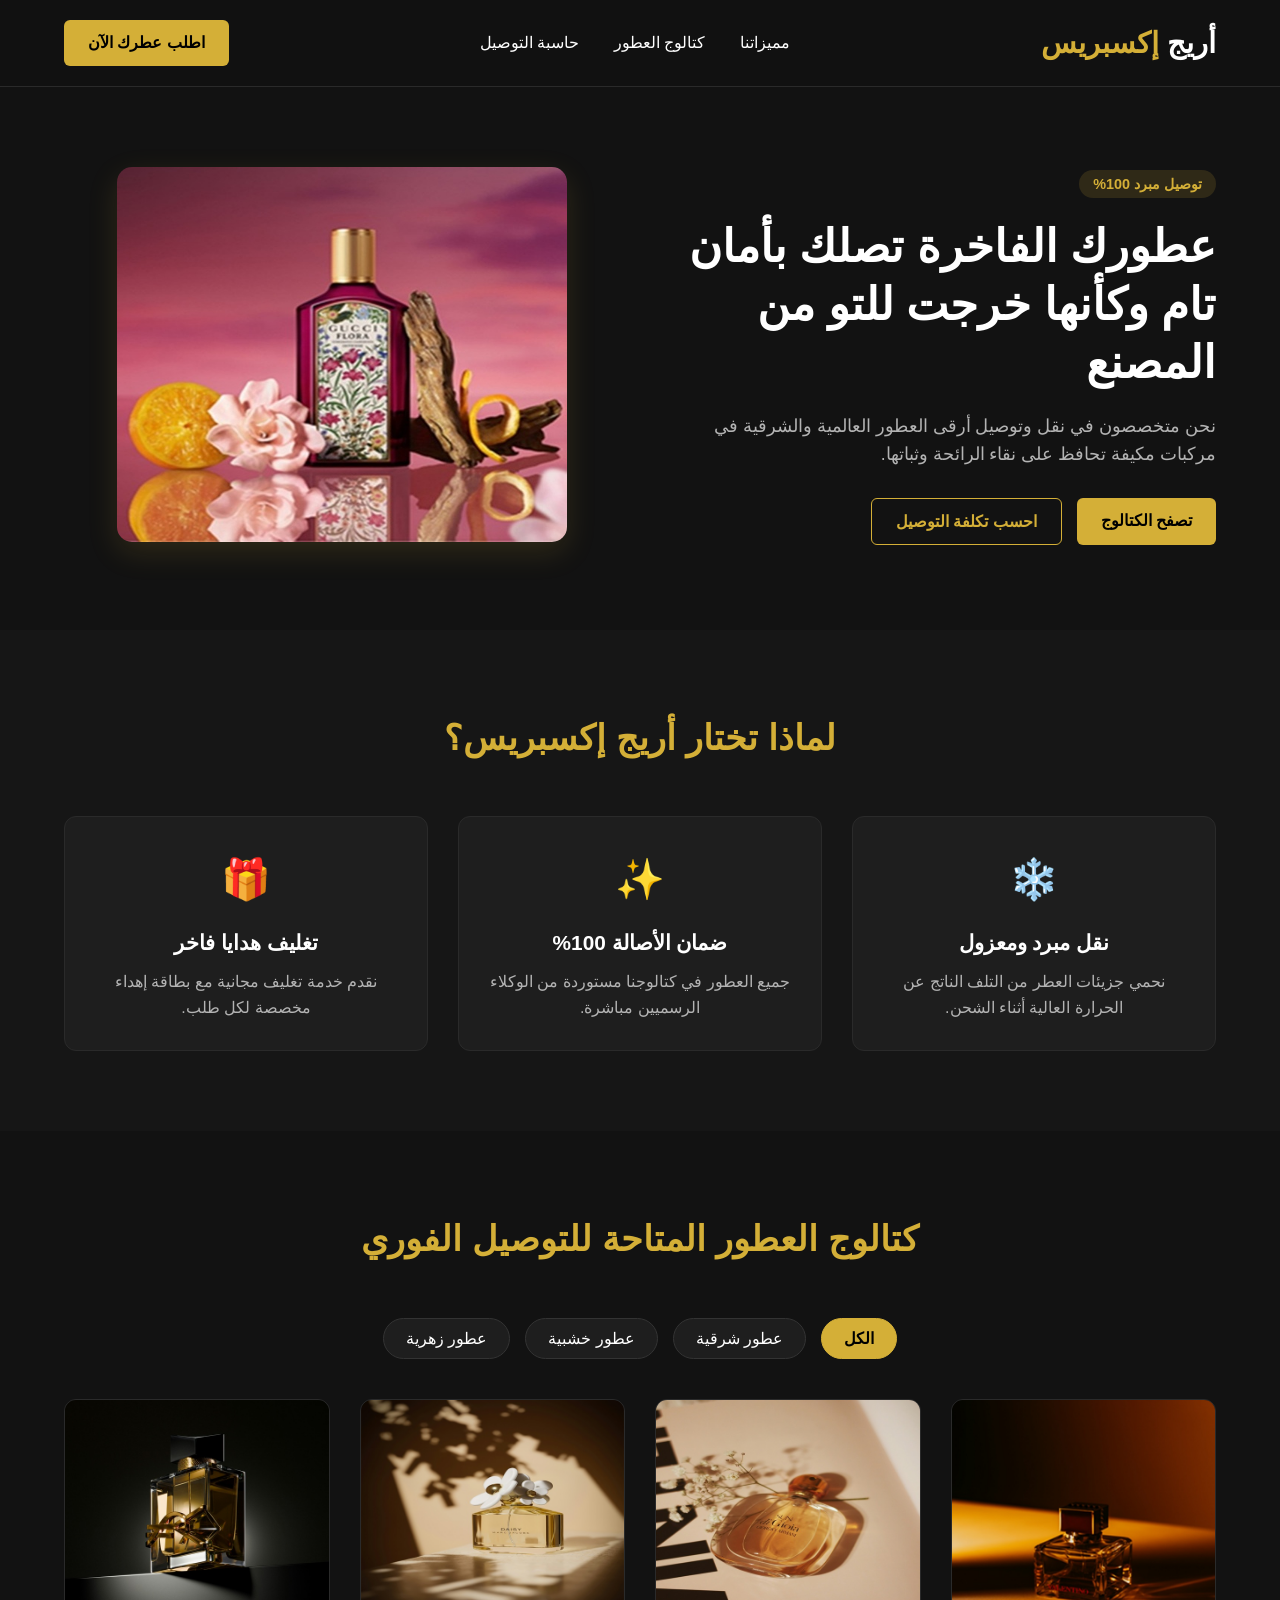
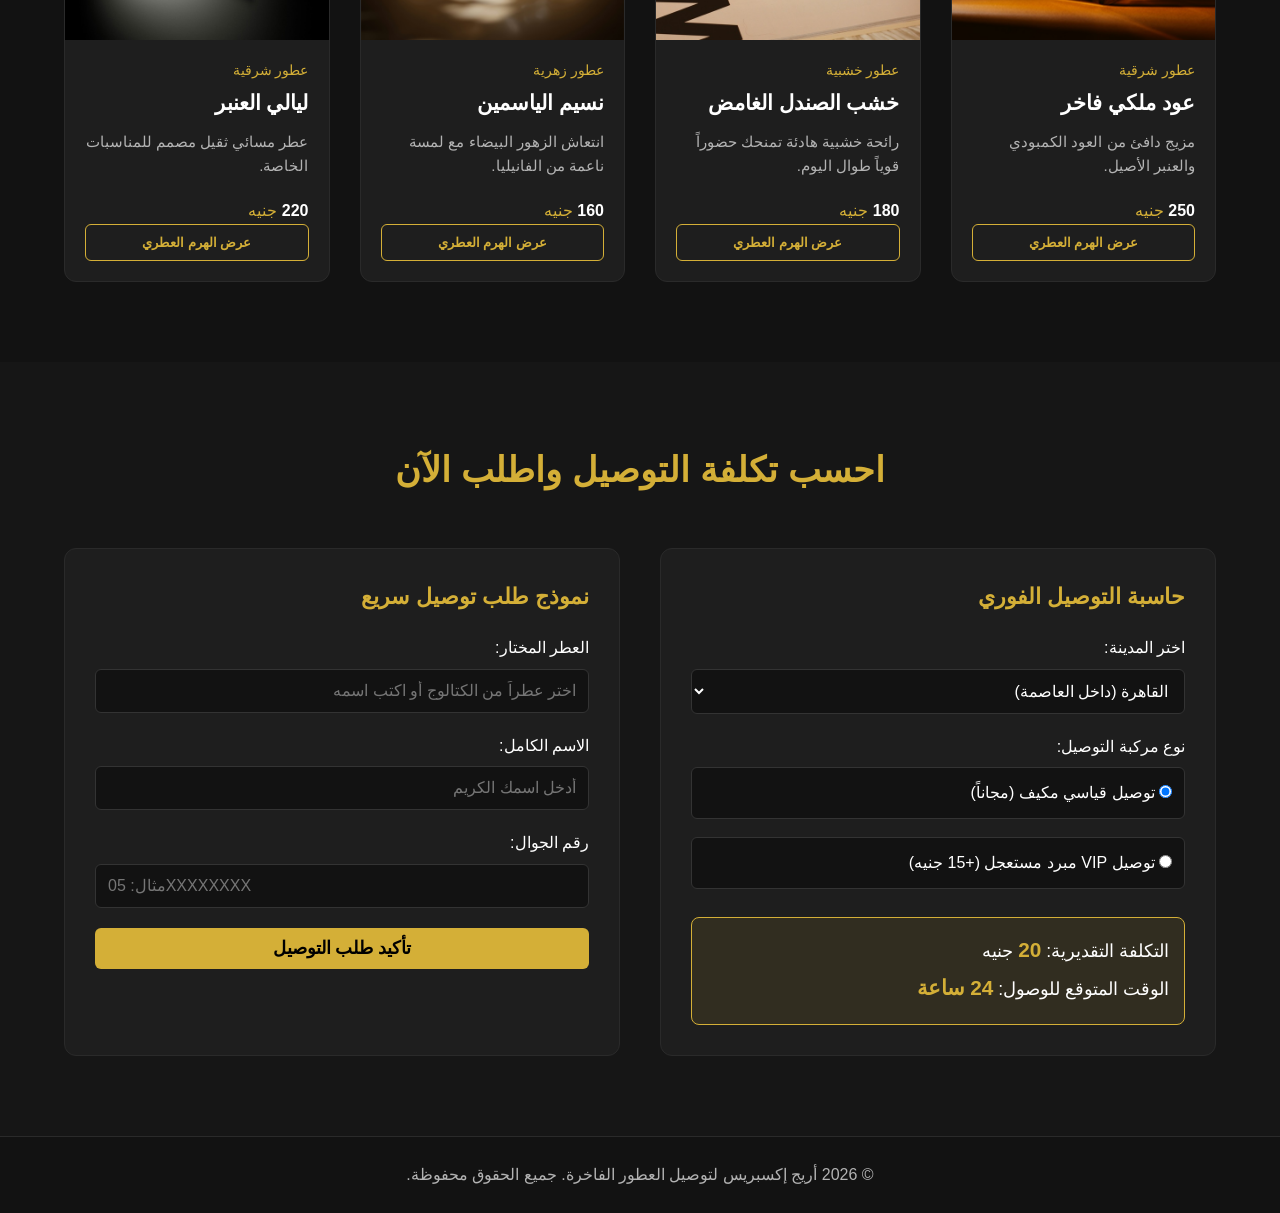
<file: final/index.html>
<!DOCTYPE html>
<html lang="ar" dir="rtl">

<head>
    <meta charset="UTF-8">
    <meta name="viewport" content="width=device-width, initial-scale=1.0">
    <title>Areej | Express</title>
    <link rel="stylesheet" href="style.css">
</head>

<body>

    <!-- شريط التنقل -->
    <header class="navbar">
        <div class="container">
            <a href="#" class="logo">أريج <span>إكسبريس</span></a>
            <nav class="nav-links" id="navLinks">
                <a href="#features">مميزاتنا</a>
                <a href="#catalog">كتالوج العطور</a>
                <a href="#calculator">حاسبة التوصيل</a>
            </nav>
            <a href="#catalog" class="btn-primary">اطلب عطرك الآن</a>
            <button class="menu-toggle" id="menuToggle">☰</button>
        </div>
    </header>

    <!-- القسم الترحيبي -->
    <section class="hero">
        <div class="container hero-content">
            <div class="hero-text">
                <span class="badge">توصيل مبرد 100%</span>
                <h1>عطورك الفاخرة تصلك بأمان تام وكأنها خرجت للتو من المصنع</h1>
                <p>نحن متخصصون في نقل وتوصيل أرقى العطور العالمية والشرقية في مركبات مكيفة تحافظ على نقاء الرائحة
                    وثباتها.</p>
                <div class="hero-buttons">
                    <a href="#catalog" class="btn-primary">تصفح الكتالوج</a>
                    <a href="#calculator" class="btn-secondary">احسب تكلفة التوصيل</a>
                </div>
            </div>
            <div class="hero-image">
                <!-- استبدل الرابط بصورة عطر من جهازك لاحقاً -->
                <img src="./images/flora.jpeg" alt="زجاجة عطر فاخرة">
            </div>
        </div>
    </section>

    <!-- قسم المميزات -->
    <section id="features" class="features">
        <div class="container">
            <h2 class="section-title">لماذا تختار أريج إكسبريس؟</h2>
            <div class="features-grid">
                <div class="feature-card">
                    <div class="icon">❄️</div>
                    <h3>نقل مبرد ومعزول</h3>
                    <p>نحمي جزيئات العطر من التلف الناتج عن الحرارة العالية أثناء الشحن.</p>
                </div>
                <div class="feature-card">
                    <div class="icon">✨</div>
                    <h3>ضمان الأصالة 100%</h3>
                    <p>جميع العطور في كتالوجنا مستوردة من الوكلاء الرسميين مباشرة.</p>
                </div>
                <div class="feature-card">
                    <div class="icon">🎁</div>
                    <h3>تغليف هدايا فاخر</h3>
                    <p>نقدم خدمة تغليف مجانية مع بطاقة إهداء مخصصة لكل طلب.</p>
                </div>
            </div>
        </div>
    </section>

    <!-- قسم كتالوج العطور -->
    <section id="catalog" class="catalog">
        <div class="container">
            <h2 class="section-title">كتالوج العطور المتاحة للتوصيل الفوري</h2>

            <!-- أزرار الفلترة -->
            <div class="filter-buttons" id="filterButtons">
                <button class="filter-btn active" data-category="all">الكل</button>
                <button class="filter-btn" data-category="oriental">عطور شرقية</button>
                <button class="filter-btn" data-category="woody">عطور خشبية</button>
                <button class="filter-btn" data-category="floral">عطور زهرية</button>
            </div>

            <!-- شبكة عرض العطور (ستُملأ تلقائياً بواسطة JS) -->
            <div class="perfumes-grid" id="perfumesGrid"></div>
        </div>
    </section>

    <!-- النافذة المنبثقة لتفاصيل العطر (Modal) -->
    <div class="modal-overlay" id="perfumeModal">
        <div class="modal-content">
            <button class="close-modal" id="closeModal">×</button>
            <div id="modalBody"></div>
        </div>
    </div>

    <!-- قسم حاسبة التوصيل والطلب السريع -->
    <section id="calculator" class="calculator-section">
        <div class="container">
            <h2 class="section-title">احسب تكلفة التوصيل واطلب الآن</h2>
            <div class="calculator-wrapper">

                <!-- الجانب الأول: حاسبة التكلفة -->
                <div class="calc-box">
                    <h3>حاسبة التوصيل الفوري</h3>
                    <div class="form-group">
                        <label for="citySelect">اختر المدينة:</label>
                        <select id="citySelect">
                            <option value="20" data-time="24 ساعة">القاهرة (داخل العاصمة)</option>
                            <option value="35" data-time="48 ساعة">المدن الرئيسية الأخرى</option>
                            <option value="50" data-time="3 أيام">المناطق البعيدة</option>
                        </select>
                    </div>

                    <div class="form-group">
                        <label>نوع مركبة التوصيل:</label>
                        <div class="radio-group">
                            <label class="radio-card">
                                <input type="radio" name="deliveryType" value="0" checked>
                                <span>توصيل قياسي مكيف (مجاناً)</span>
                            </label>
                            <label class="radio-card">
                                <input type="radio" name="deliveryType" value="15">
                                <span>توصيل VIP مبرد مستعجل (+15 جنيه)</span>
                            </label>
                        </div>
                    </div>

                    <div class="calc-result">
                        <p>التكلفة التقديرية: <strong id="totalCost">20</strong> جنيه</p>
                        <p>الوقت المتوقع للوصول: <strong id="estimatedTime">24 ساعة</strong></p>
                    </div>
                </div>

                <!-- الجانب الثاني: نموذج الطلب السريع -->
                <div class="order-box">
                    <h3>نموذج طلب توصيل سريع</h3>
                    <form id="orderForm" novalidate>
                        <div class="form-group">
                            <label for="selectedPerfume">العطر المختار:</label>
                            <input type="text" id="selectedPerfume" placeholder="اختر عطراً من الكتالوج أو اكتب اسمه"
                                required>
                        </div>
                        <div class="form-group">
                            <label for="customerName">الاسم الكامل:</label>
                            <input type="text" id="customerName" placeholder="أدخل اسمك الكريم" required>
                        </div>
                        <div class="form-group">
                            <label for="customerPhone">رقم الجوال:</label>
                            <input type="tel" id="customerPhone" placeholder="مثال: 05XXXXXXXX" required>
                        </div>
                        <button type="submit" class="btn-primary full-width">تأكيد طلب التوصيل</button>
                        <p id="formMessage" class="form-message"></p>
                    </form>
                </div>

            </div>
        </div>
    </section>

    <button id="scrollTopBtn" title="العودة للأعلى"
        style="display:none; position:fixed; bottom:20px; left:20px; background:var(--primary-color); color:#000; border:none; border-radius:50%; width:45px; height:45px; font-size:1.2rem; font-weight:bold; cursor:pointer; z-index:99;">↑</button>

    <!-- تذييل الصفحة (Footer) -->
    <footer class="footer">
        <div class="container">
            <p>© 2026 أريج إكسبريس لتوصيل العطور الفاخرة. جميع الحقوق محفوظة.</p>
        </div>
    </footer>

    <script src=" ./main.js"></script>

</body>

</html>
</file>
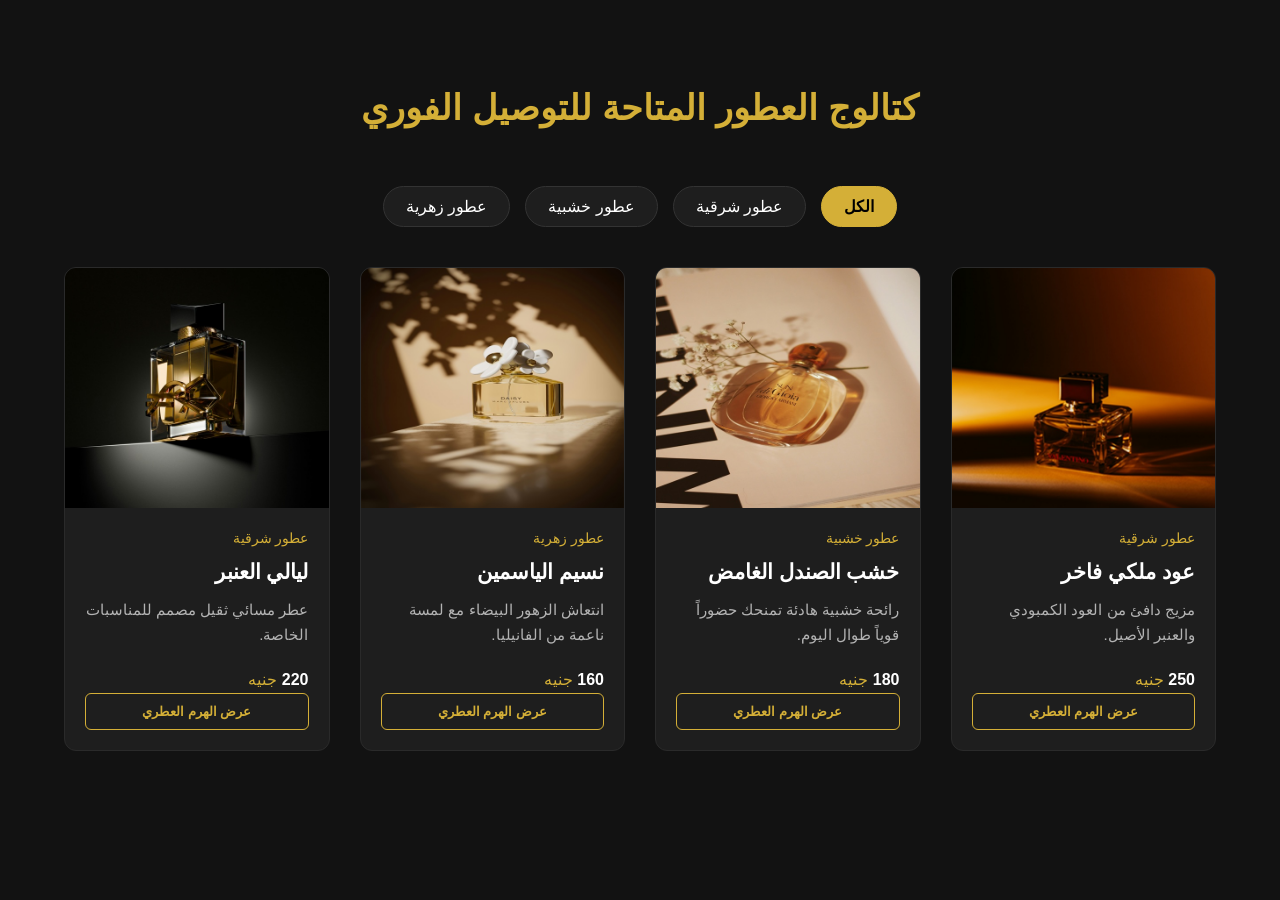
<file: step3-Catalog/index.html>
<!DOCTYPE html>
<html lang="ar" dir="rtl">

<head>
    <meta charset="UTF-8">
    <meta name="viewport" content="width=device-width, initial-scale=1.0">
    <title>Catalog|Section</title>
    <link rel="stylesheet" href="style.css">
</head>

<body>
    <!-- قسم كتالوج العطور -->
    <section id="catalog" class="catalog">
        <div class="container">
            <h2 class="section-title">كتالوج العطور المتاحة للتوصيل الفوري</h2>

            <!-- أزرار الفلترة -->
            <div class="filter-buttons" id="filterButtons">
                <button class="filter-btn active" data-category="all">الكل</button>
                <button class="filter-btn" data-category="oriental">عطور شرقية</button>
                <button class="filter-btn" data-category="woody">عطور خشبية</button>
                <button class="filter-btn" data-category="floral">عطور زهرية</button>
            </div>

            <!-- شبكة عرض العطور (ستُملأ تلقائياً بواسطة JS) -->
            <div class="perfumes-grid" id="perfumesGrid"></div>
        </div>
    </section>

    <!-- النافذة المنبثقة لتفاصيل العطر (Modal) -->
    <div class="modal-overlay" id="perfumeModal">
        <div class="modal-content">
            <button class="close-modal" id="closeModal">×</button>
            <div id="modalBody"></div>
        </div>
    </div>
    <script src="./main.js"></script>
</body>

</html>
</file>
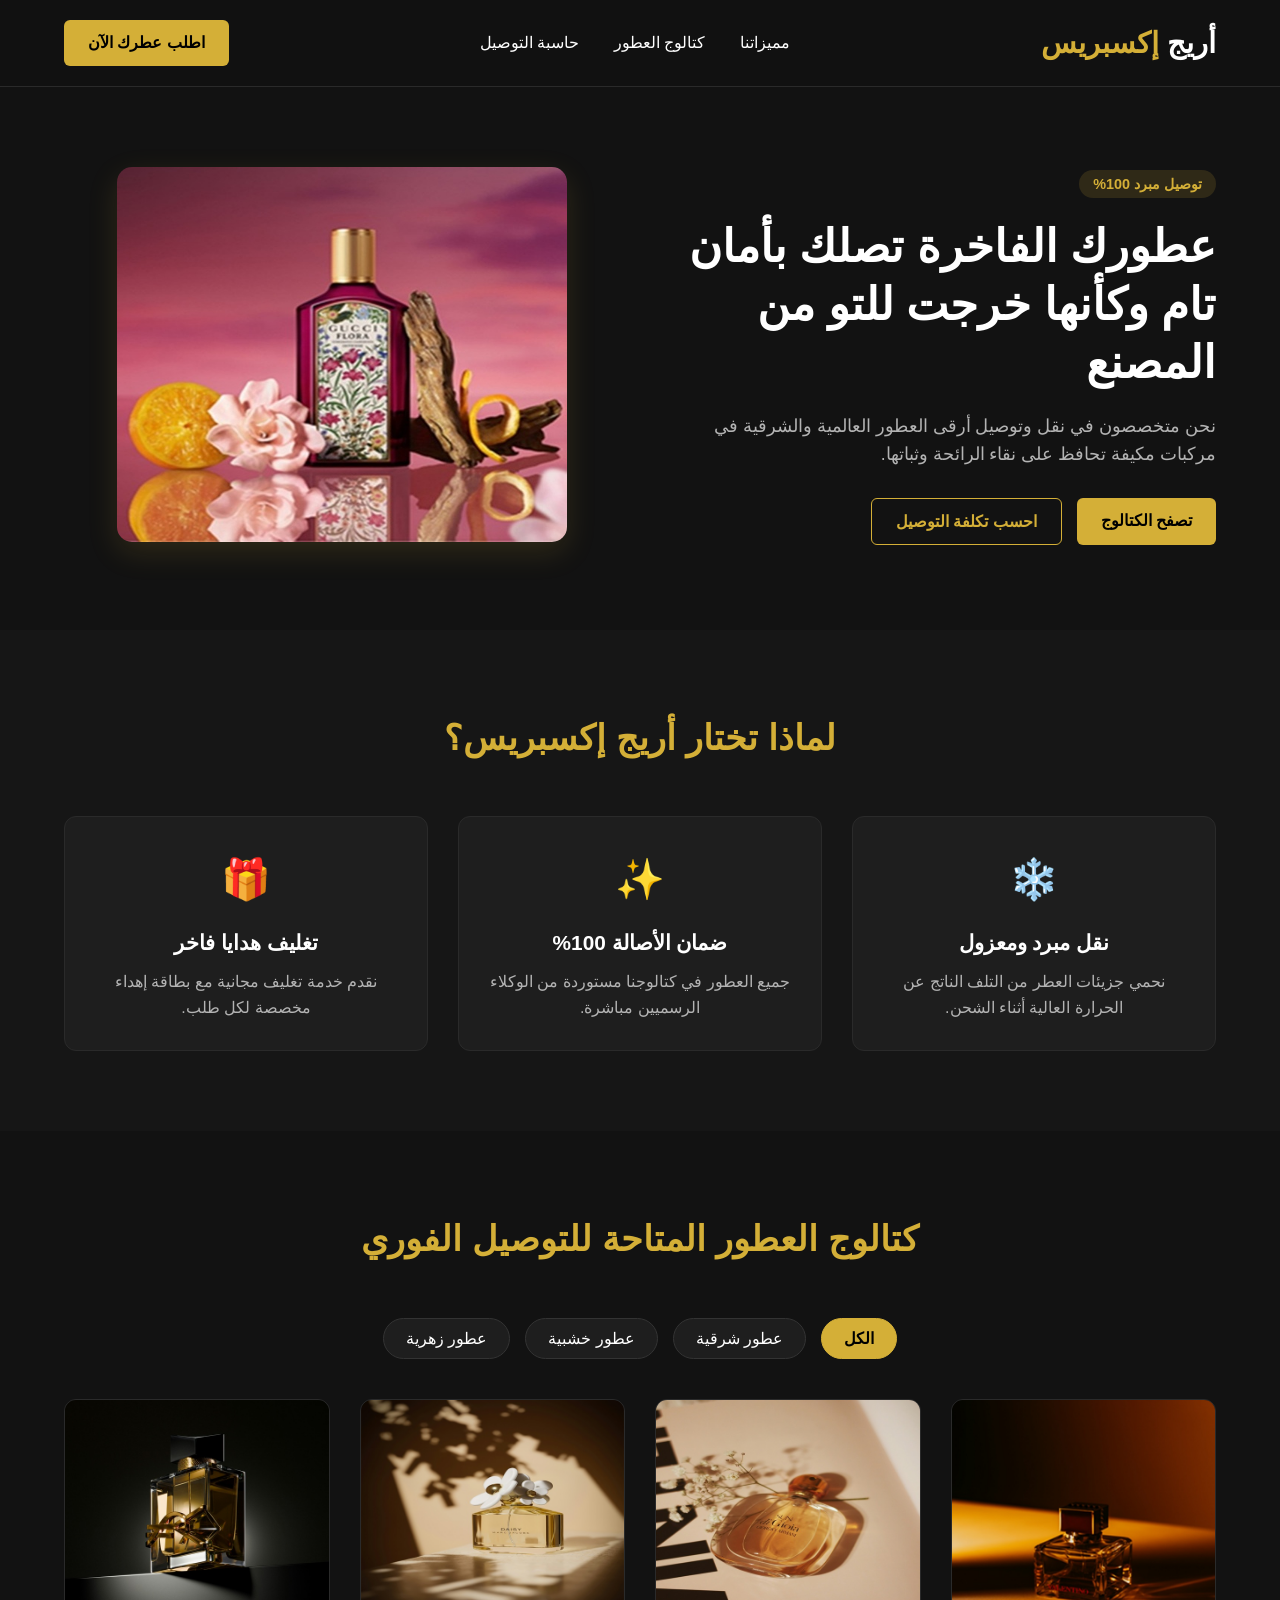
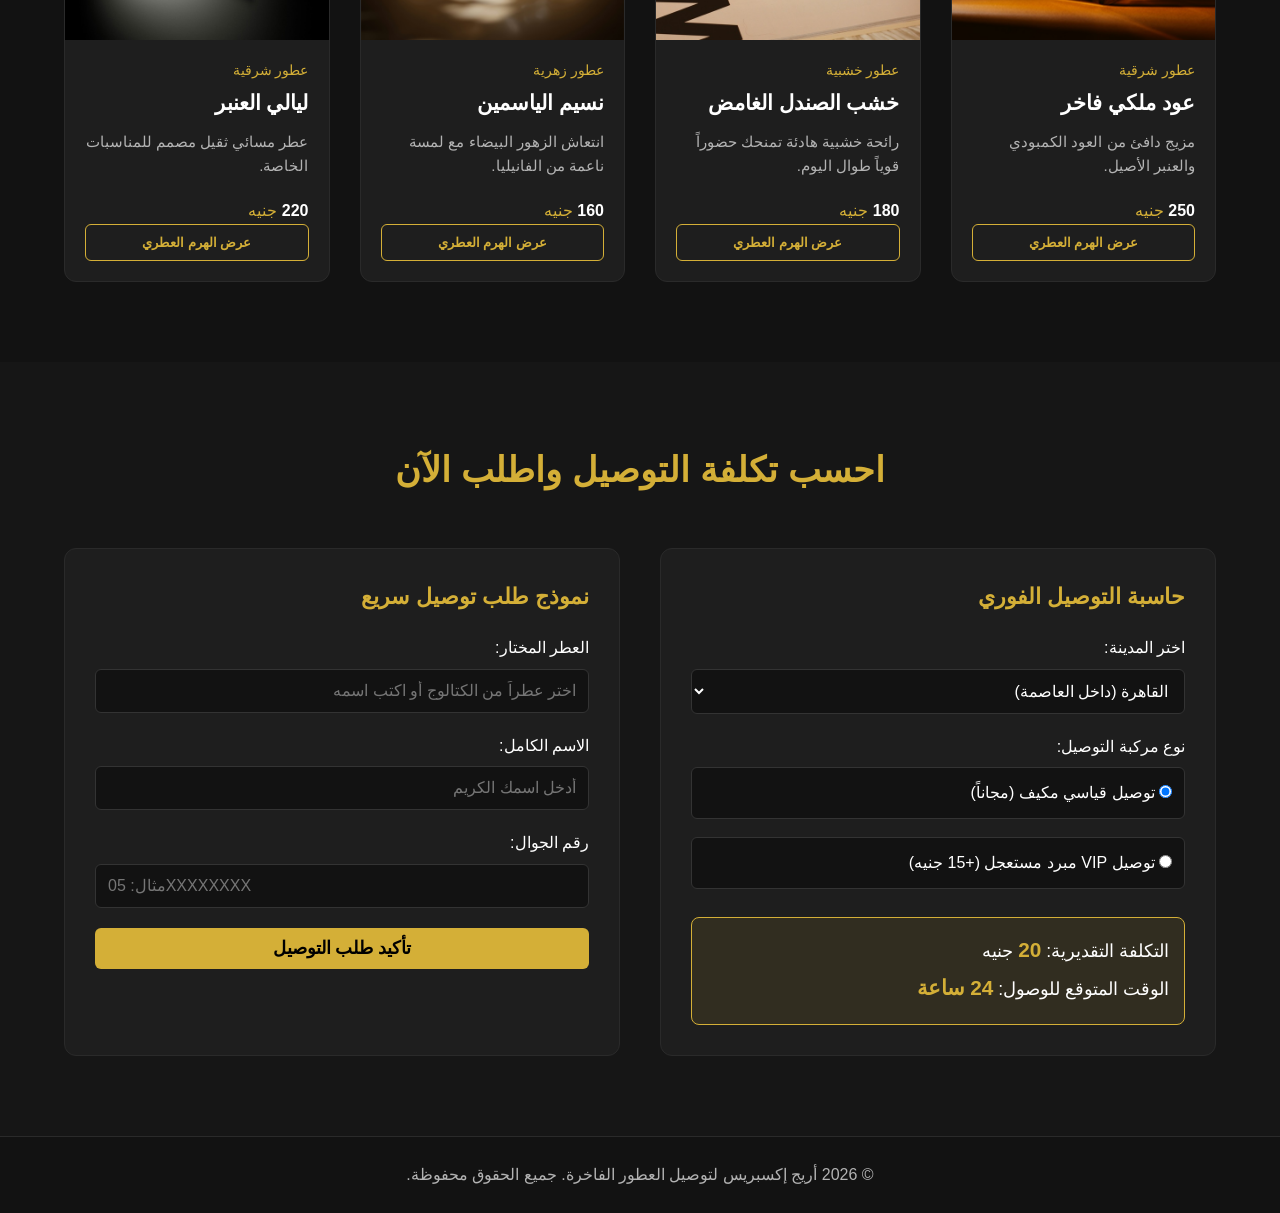
<file: step4-Calculator/index.html>
<!DOCTYPE html>
<html lang="ar" dir="rtl">

<head>
    <meta charset="UTF-8">
    <meta name="viewport" content="width=device-width, initial-scale=1.0">
    <title>Calculator | Section</title>
    <link rel="stylesheet" href="style.css">
</head>

<body>

    <!-- شريط التنقل -->
    <header class="navbar">
        <div class="container">
            <a href="#" class="logo">أريج <span>إكسبريس</span></a>
            <nav class="nav-links" id="navLinks">
                <a href="#features">مميزاتنا</a>
                <a href="#catalog">كتالوج العطور</a>
                <a href="#calculator">حاسبة التوصيل</a>
            </nav>
            <a href="#catalog" class="btn-primary">اطلب عطرك الآن</a>
            <button class="menu-toggle" id="menuToggle">☰</button>
        </div>
    </header>

    <!-- القسم الترحيبي -->
    <section class="hero">
        <div class="container hero-content">
            <div class="hero-text">
                <span class="badge">توصيل مبرد 100%</span>
                <h1>عطورك الفاخرة تصلك بأمان تام وكأنها خرجت للتو من المصنع</h1>
                <p>نحن متخصصون في نقل وتوصيل أرقى العطور العالمية والشرقية في مركبات مكيفة تحافظ على نقاء الرائحة
                    وثباتها.</p>
                <div class="hero-buttons">
                    <a href="#catalog" class="btn-primary">تصفح الكتالوج</a>
                    <a href="#calculator" class="btn-secondary">احسب تكلفة التوصيل</a>
                </div>
            </div>
            <div class="hero-image">
                <!-- استبدل الرابط بصورة عطر من جهازك لاحقاً -->
                <img src="./images/flora.jpeg" alt="زجاجة عطر فاخرة">
            </div>
        </div>
    </section>

    <!-- قسم المميزات -->
    <section id="features" class="features">
        <div class="container">
            <h2 class="section-title">لماذا تختار أريج إكسبريس؟</h2>
            <div class="features-grid">
                <div class="feature-card">
                    <div class="icon">❄️</div>
                    <h3>نقل مبرد ومعزول</h3>
                    <p>نحمي جزيئات العطر من التلف الناتج عن الحرارة العالية أثناء الشحن.</p>
                </div>
                <div class="feature-card">
                    <div class="icon">✨</div>
                    <h3>ضمان الأصالة 100%</h3>
                    <p>جميع العطور في كتالوجنا مستوردة من الوكلاء الرسميين مباشرة.</p>
                </div>
                <div class="feature-card">
                    <div class="icon">🎁</div>
                    <h3>تغليف هدايا فاخر</h3>
                    <p>نقدم خدمة تغليف مجانية مع بطاقة إهداء مخصصة لكل طلب.</p>
                </div>
            </div>
        </div>
    </section>

    <!-- قسم كتالوج العطور -->
    <section id="catalog" class="catalog">
        <div class="container">
            <h2 class="section-title">كتالوج العطور المتاحة للتوصيل الفوري</h2>

            <!-- أزرار الفلترة -->
            <div class="filter-buttons" id="filterButtons">
                <button class="filter-btn active" data-category="all">الكل</button>
                <button class="filter-btn" data-category="oriental">عطور شرقية</button>
                <button class="filter-btn" data-category="woody">عطور خشبية</button>
                <button class="filter-btn" data-category="floral">عطور زهرية</button>
            </div>

            <!-- شبكة عرض العطور (ستُملأ تلقائياً بواسطة JS) -->
            <div class="perfumes-grid" id="perfumesGrid"></div>
        </div>
    </section>

    <!-- النافذة المنبثقة لتفاصيل العطر (Modal) -->
    <div class="modal-overlay" id="perfumeModal">
        <div class="modal-content">
            <button class="close-modal" id="closeModal">×</button>
            <div id="modalBody"></div>
        </div>
    </div>

    <!-- قسم حاسبة التوصيل والطلب السريع -->
    <section id="calculator" class="calculator-section">
        <div class="container">
            <h2 class="section-title">احسب تكلفة التوصيل واطلب الآن</h2>
            <div class="calculator-wrapper">

                <!-- الجانب الأول: حاسبة التكلفة -->
                <div class="calc-box">
                    <h3>حاسبة التوصيل الفوري</h3>
                    <div class="form-group">
                        <label for="citySelect">اختر المدينة:</label>
                        <select id="citySelect">
                            <option value="20" data-time="24 ساعة">القاهرة (داخل العاصمة)</option>
                            <option value="35" data-time="48 ساعة">المدن الرئيسية الأخرى</option>
                            <option value="50" data-time="3 أيام">المناطق البعيدة</option>
                        </select>
                    </div>

                    <div class="form-group">
                        <label>نوع مركبة التوصيل:</label>
                        <div class="radio-group">
                            <label class="radio-card">
                                <input type="radio" name="deliveryType" value="0" checked>
                                <span>توصيل قياسي مكيف (مجاناً)</span>
                            </label>
                            <label class="radio-card">
                                <input type="radio" name="deliveryType" value="15">
                                <span>توصيل VIP مبرد مستعجل (+15 جنيه)</span>
                            </label>
                        </div>
                    </div>

                    <div class="calc-result">
                        <p>التكلفة التقديرية: <strong id="totalCost">20</strong> جنيه</p>
                        <p>الوقت المتوقع للوصول: <strong id="estimatedTime">24 ساعة</strong></p>
                    </div>
                </div>

                <!-- الجانب الثاني: نموذج الطلب السريع -->
                <div class="order-box">
                    <h3>نموذج طلب توصيل سريع</h3>
                    <form id="orderForm" novalidate>
                        <div class="form-group">
                            <label for="selectedPerfume">العطر المختار:</label>
                            <input type="text" id="selectedPerfume" placeholder="اختر عطراً من الكتالوج أو اكتب اسمه"
                                required>
                        </div>
                        <div class="form-group">
                            <label for="customerName">الاسم الكامل:</label>
                            <input type="text" id="customerName" placeholder="أدخل اسمك الكريم" required>
                        </div>
                        <div class="form-group">
                            <label for="customerPhone">رقم الجوال:</label>
                            <input type="tel" id="customerPhone" placeholder="مثال: 05XXXXXXXX" required>
                        </div>
                        <button type="submit" class="btn-primary full-width">تأكيد طلب التوصيل</button>
                        <p id="formMessage" class="form-message"></p>
                    </form>
                </div>

            </div>
        </div>
    </section>

    <button id="scrollTopBtn" title="العودة للأعلى"
        style="display:none; position:fixed; bottom:20px; left:20px; background:var(--primary-color); color:#000; border:none; border-radius:50%; width:45px; height:45px; font-size:1.2rem; font-weight:bold; cursor:pointer; z-index:99;">↑</button>

    <!-- تذييل الصفحة (Footer) -->
    <footer class="footer">
        <div class="container">
            <p>© 2026 أريج إكسبريس لتوصيل العطور الفاخرة. جميع الحقوق محفوظة.</p>
        </div>
    </footer>

    <script src=" ./main.js"></script>

</body>

</html>
</file>
<file: final/style.css>
:root {
    --primary-color: #d4af37;
    /* لون ذهبي فاخر */
    --primary-hover: #b5952f;
    --dark-bg: #121212;
    --card-bg: #1e1e1e;
    --text-light: #ffffff;
    --text-muted: #b3b3b3;
}

* {
    margin: 0;
    padding: 0;
    box-sizing: border-box;
    font-family: 'Tajawal', sans-serif;
}

body {
    background-color: var(--dark-bg);
    color: var(--text-light);
    line-height: 1.6;
}

.container {
    width: 90%;
    max-width: 1200px;
    margin: 0 auto;
}

/* شريط التنقل */
.navbar {
    background-color: rgba(18, 18, 18, 0.95);
    padding: 20px 0;
    position: sticky;
    top: 0;
    z-index: 100;
    border-bottom: 1px solid #2a2a2a;
}

.navbar .container {
    display: flex;
    justify-content: space-between;
    align-items: center;
}

.logo {
    font-size: 1.8rem;
    font-weight: 800;
    color: var(--text-light);
    text-decoration: none;
}

.logo span {
    color: var(--primary-color);
}

.nav-links a {
    color: var(--text-light);
    text-decoration: none;
    margin: 0 15px;
    font-weight: 500;
    transition: color 0.3s;
}

.nav-links a:hover {
    color: var(--primary-color);
}

.btn-primary {
    background-color: var(--primary-color);
    color: #000;
    padding: 10px 24px;
    border-radius: 6px;
    text-decoration: none;
    font-weight: 700;
    transition: background 0.3s;
}

.btn-primary:hover {
    background-color: var(--primary-hover);
}

.menu-toggle {
    display: none;
    background: none;
    border: none;
    color: var(--text-light);
    font-size: 1.8rem;
    cursor: pointer;
}

/* القسم الترحيبي */
.hero {
    padding: 80px 0;
}

.hero-content {
    display: flex;
    align-items: center;
    justify-content: space-between;
    gap: 40px;
}

.hero-text {
    flex: 1;
}

.badge {
    background-color: rgba(212, 175, 55, 0.15);
    color: var(--primary-color);
    padding: 6px 14px;
    border-radius: 20px;
    font-size: 0.9rem;
    font-weight: 700;
}

.hero-text h1 {
    font-size: 2.8rem;
    margin: 20px 0;
    line-height: 1.3;
}

.hero-text p {
    color: var(--text-muted);
    font-size: 1.1rem;
    margin-bottom: 30px;
}

.hero-buttons {
    display: flex;
    gap: 15px;
}

.btn-secondary {
    border: 1px solid var(--primary-color);
    color: var(--primary-color);
    padding: 10px 24px;
    border-radius: 6px;
    text-decoration: none;
    font-weight: 700;
    transition: all 0.3s;
}

.btn-secondary:hover {
    background-color: var(--primary-color);
    color: #000;
}

.hero-image {
    flex: 1;
    text-align: center;
}

.hero-image img {
    width: 100%;
    max-width: 450px;
    height: 375px;
    border-radius: 15px;
    box-shadow: 0 10px 30px rgba(212, 175, 55, 0.15);
}

/* قسم المميزات */
.features {
    padding: 80px 0;
    background-color: #161616;
}

.section-title {
    text-align: center;
    font-size: 2.2rem;
    margin-bottom: 50px;
    color: var(--primary-color);
}

.features-grid {
    display: grid;
    grid-template-columns: repeat(auto-fit, minmax(280px, 1fr));
    gap: 30px;
}

.feature-card {
    background-color: var(--card-bg);
    padding: 30px;
    border-radius: 12px;
    text-align: center;
    border: 1px solid #2a2a2a;
    transition: transform 0.3s;
}

.feature-card:hover {
    transform: translateY(-5px);
    border-color: var(--primary-color);
}

.feature-card .icon {
    font-size: 2.5rem;
    margin-bottom: 15px;
}

.feature-card h3 {
    margin-bottom: 10px;
    font-size: 1.3rem;
}

.feature-card p {
    color: var(--text-muted);
}

/* التجاوب مع شاشات الجوال */
@media (max-width: 768px) {

    .nav-links,
    .navbar .btn-primary {
        display: none;
    }

    .menu-toggle {
        display: block;
    }

    .hero-content {
        flex-direction: column;
        text-align: center;
    }

    .hero-buttons {
        justify-content: center;
    }

    .hero-text h1 {
        font-size: 2rem;
    }
}

/* قسم الكتالوج */
.catalog {
    padding: 80px 0;
}

.filter-buttons {
    display: flex;
    justify-content: center;
    gap: 15px;
    margin-bottom: 40px;
    flex-wrap: wrap;
}

.filter-btn {
    background-color: var(--card-bg);
    color: var(--text-light);
    border: 1px solid #333;
    padding: 10px 22px;
    border-radius: 25px;
    cursor: pointer;
    font-size: 1rem;
    font-weight: 500;
    transition: all 0.3s;
}

.filter-btn:hover,
.filter-btn.active {
    background-color: var(--primary-color);
    color: #000;
    border-color: var(--primary-color);
    font-weight: 700;
}

.perfumes-grid {
    display: grid;
    grid-template-columns: repeat(auto-fit, minmax(260px, 1fr));
    gap: 30px;
}

.perfume-card {
    background-color: var(--card-bg);
    border-radius: 12px;
    overflow: hidden;
    border: 1px solid #2a2a2a;
    transition: transform 0.3s;
    display: flex;
    flex-direction: column;
}

.perfume-card:hover {
    transform: translateY(-5px);
    border-color: var(--primary-color);
}

.perfume-card img {
    width: 100%;
    height: 240px;
    object-fit: cover;
}

.perfume-info {
    padding: 20px;
    flex: 1;
    display: flex;
    flex-direction: column;
    justify-content: space-between;
}

.perfume-category {
    font-size: 0.85rem;
    color: var(--primary-color);
    margin-bottom: 5px;
}

.perfume-info h3 {
    font-size: 1.3rem;
    margin-bottom: 10px;
}

.perfume-info p {
    color: var(--text-muted);
    font-size: 0.95rem;
    margin-bottom: 20px;
}

.btn-details {
    width: 100%;
    padding: 10px;
    background-color: transparent;
    border: 1px solid var(--primary-color);
    color: var(--primary-color);
    border-radius: 6px;
    cursor: pointer;
    font-weight: 700;
    transition: all 0.3s;
}

.btn-details:hover {
    background-color: var(--primary-color);
    color: #000;
}

/* النافذة المنبثقة (Modal) */
.modal-overlay {
    display: none;
    position: fixed;
    top: 0;
    left: 0;
    width: 100%;
    height: 100%;
    background-color: rgba(0, 0, 0, 0.8);
    z-index: 1000;
    justify-content: center;
    align-items: center;
    padding: 20px;
}

.modal-overlay.active {
    display: flex;
}

.modal-content {
    background-color: var(--card-bg);
    padding: 30px;
    border-radius: 12px;
    max-width: 500px;
    width: 100%;
    position: relative;
    border: 1px solid var(--primary-color);
    text-align: center;
}

.close-modal {
    position: absolute;
    top: 15px;
    left: 20px;
    background: none;
    border: none;
    color: var(--text-light);
    font-size: 2rem;
    cursor: pointer;
}

.modal-content img {
    width: 180px;
    height: 180px;
    object-fit: cover;
    border-radius: 10px;
    margin-bottom: 15px;
}

.notes-list {
    background-color: #141414;
    padding: 15px;
    border-radius: 8px;
    margin: 15px 0;
    text-align: right;
}

.notes-list p {
    margin-bottom: 8px;
    font-size: 0.95rem;
}

/* ================================================ */
/* قسم الحاسبة ونموذج الطلب */
.calculator-section {
    padding: 80px 0;
    background-color: #161616;
}

.calculator-wrapper {
    display: grid;
    grid-template-columns: repeat(auto-fit, minmax(300px, 1fr));
    gap: 40px;
}

.calc-box,
.order-box {
    background-color: var(--card-bg);
    padding: 30px;
    border-radius: 12px;
    border: 1px solid #2a2a2a;
}

.calc-box h3,
.order-box h3 {
    color: var(--primary-color);
    margin-bottom: 20px;
    font-size: 1.4rem;
}

.form-group {
    margin-bottom: 20px;
}

.form-group label {
    display: block;
    margin-bottom: 8px;
    font-weight: 500;
}

.form-group select,
.form-group input[type="text"],
.form-group input[type="tel"] {
    width: 100%;
    padding: 12px;
    background-color: #121212;
    border: 1px solid #333;
    border-radius: 6px;
    color: var(--text-light);
    font-size: 1rem;
}

.form-group select:focus,
.form-group input:focus {
    outline: none;
    border-color: var(--primary-color);
}

.radio-group {
    display: flex;
    flex-direction: column;
    gap: 10px;
}

.radio-card {
    display: flex;
    align-items: center;
    gap: 10px;
    background-color: #121212;
    padding: 12px;
    border-radius: 6px;
    border: 1px solid #333;
    cursor: pointer;
}

.calc-result {
    background-color: rgba(212, 175, 55, 0.1);
    border: 1px solid var(--primary-color);
    padding: 15px;
    border-radius: 8px;
    margin-top: 20px;
}

.calc-result p {
    margin-bottom: 5px;
    font-size: 1.1rem;
}

.calc-result strong {
    color: var(--primary-color);
    font-size: 1.3rem;
}

.full-width {
    width: 100%;
    border: none;
    cursor: pointer;
    font-size: 1.1rem;
}

.form-message {
    margin-top: 15px;
    font-weight: 700;
    text-align: center;
}

.form-message.error {
    color: #ff4d4d;
}

.form-message.success {
    color: #2ecc71;
}

.footer {
    text-align: center;
    padding: 25px 0;
    border-top: 1px solid #2a2a2a;
    color: var(--text-muted);
}

/* ===============================الجوال التفاعلية============================= */
/* أضف هذا السطر داخل وسم html أو في بداية الملف */
html {
    scroll-behavior: smooth;
}

/* استبدل قسم @media (max-width: 768px) القديم بهذا الكود المحدث */
@media (max-width: 768px) {
    .navbar .btn-primary {
        display: none;
    }

    .menu-toggle {
        display: block;
    }

    .nav-links {
        display: none;
        flex-direction: column;
        position: absolute;
        top: 100%;
        left: 0;
        width: 100%;
        background-color: #161616;
        padding: 20px 0;
        text-align: center;
        border-bottom: 1px solid var(--primary-color);
    }

    .nav-links.active {
        display: flex;
    }

    .nav-links a {
        margin: 12px 0;
        font-size: 1.1rem;
    }

    .hero-content {
        flex-direction: column;
        text-align: center;
    }

    .hero-buttons {
        justify-content: center;
    }

    .hero-text h1 {
        font-size: 2rem;
    }
}
</file>
<file: step3-Catalog/style.css>
:root {
    --primary-color: #d4af37;
    /* لون ذهبي فاخر */
    --primary-hover: #b5952f;
    --dark-bg: #121212;
    --card-bg: #1e1e1e;
    --text-light: #ffffff;
    --text-muted: #b3b3b3;
}

* {
    margin: 0;
    padding: 0;
    box-sizing: border-box;
    font-family: 'Tajawal', sans-serif;
}

body {
    background-color: var(--dark-bg);
    color: var(--text-light);
    line-height: 1.6;
}

.container {
    width: 90%;
    max-width: 1200px;
    margin: 0 auto;
}

/* شريط التنقل */
.navbar {
    background-color: rgba(18, 18, 18, 0.95);
    padding: 20px 0;
    position: sticky;
    top: 0;
    z-index: 100;
    border-bottom: 1px solid #2a2a2a;
}

.navbar .container {
    display: flex;
    justify-content: space-between;
    align-items: center;
}

.logo {
    font-size: 1.8rem;
    font-weight: 800;
    color: var(--text-light);
    text-decoration: none;
}

.logo span {
    color: var(--primary-color);
}

.nav-links a {
    color: var(--text-light);
    text-decoration: none;
    margin: 0 15px;
    font-weight: 500;
    transition: color 0.3s;
}

.nav-links a:hover {
    color: var(--primary-color);
}

.btn-primary {
    background-color: var(--primary-color);
    color: #000;
    padding: 10px 24px;
    border-radius: 6px;
    text-decoration: none;
    font-weight: 700;
    transition: background 0.3s;
}

.btn-primary:hover {
    background-color: var(--primary-hover);
}

.menu-toggle {
    display: none;
    background: none;
    border: none;
    color: var(--text-light);
    font-size: 1.8rem;
    cursor: pointer;
}

/* القسم الترحيبي */
.hero {
    padding: 80px 0;
}

.hero-content {
    display: flex;
    align-items: center;
    justify-content: space-between;
    gap: 40px;
}

.hero-text {
    flex: 1;
}

.badge {
    background-color: rgba(212, 175, 55, 0.15);
    color: var(--primary-color);
    padding: 6px 14px;
    border-radius: 20px;
    font-size: 0.9rem;
    font-weight: 700;
}

.hero-text h1 {
    font-size: 2.8rem;
    margin: 20px 0;
    line-height: 1.3;
}

.hero-text p {
    color: var(--text-muted);
    font-size: 1.1rem;
    margin-bottom: 30px;
}

.hero-buttons {
    display: flex;
    gap: 15px;
}

.btn-secondary {
    border: 1px solid var(--primary-color);
    color: var(--primary-color);
    padding: 10px 24px;
    border-radius: 6px;
    text-decoration: none;
    font-weight: 700;
    transition: all 0.3s;
}

.btn-secondary:hover {
    background-color: var(--primary-color);
    color: #000;
}

.hero-image {
    flex: 1;
    text-align: center;
}

.hero-image img {
    width: 100%;
    max-width: 450px;
    height: 375px;
    border-radius: 15px;
    box-shadow: 0 10px 30px rgba(212, 175, 55, 0.15);
}

/* قسم المميزات */
.features {
    padding: 80px 0;
    background-color: #161616;
}

.section-title {
    text-align: center;
    font-size: 2.2rem;
    margin-bottom: 50px;
    color: var(--primary-color);
}

.features-grid {
    display: grid;
    grid-template-columns: repeat(auto-fit, minmax(280px, 1fr));
    gap: 30px;
}

.feature-card {
    background-color: var(--card-bg);
    padding: 30px;
    border-radius: 12px;
    text-align: center;
    border: 1px solid #2a2a2a;
    transition: transform 0.3s;
}

.feature-card:hover {
    transform: translateY(-5px);
    border-color: var(--primary-color);
}

.feature-card .icon {
    font-size: 2.5rem;
    margin-bottom: 15px;
}

.feature-card h3 {
    margin-bottom: 10px;
    font-size: 1.3rem;
}

.feature-card p {
    color: var(--text-muted);
}

/* التجاوب مع شاشات الجوال */
@media (max-width: 768px) {

    .nav-links,
    .navbar .btn-primary {
        display: none;
    }

    .menu-toggle {
        display: block;
    }

    .hero-content {
        flex-direction: column;
        text-align: center;
    }

    .hero-buttons {
        justify-content: center;
    }

    .hero-text h1 {
        font-size: 2rem;
    }
}

/* قسم الكتالوج */
.catalog {
    padding: 80px 0;
}

.filter-buttons {
    display: flex;
    justify-content: center;
    gap: 15px;
    margin-bottom: 40px;
    flex-wrap: wrap;
}

.filter-btn {
    background-color: var(--card-bg);
    color: var(--text-light);
    border: 1px solid #333;
    padding: 10px 22px;
    border-radius: 25px;
    cursor: pointer;
    font-size: 1rem;
    font-weight: 500;
    transition: all 0.3s;
}

.filter-btn:hover,
.filter-btn.active {
    background-color: var(--primary-color);
    color: #000;
    border-color: var(--primary-color);
    font-weight: 700;
}

.perfumes-grid {
    display: grid;
    grid-template-columns: repeat(auto-fit, minmax(260px, 1fr));
    gap: 30px;
}

.perfume-card {
    background-color: var(--card-bg);
    border-radius: 12px;
    overflow: hidden;
    border: 1px solid #2a2a2a;
    transition: transform 0.3s;
    display: flex;
    flex-direction: column;
}

.perfume-card:hover {
    transform: translateY(-5px);
    border-color: var(--primary-color);
}

.perfume-card img {
    width: 100%;
    height: 240px;
    object-fit: cover;
}

.perfume-info {
    padding: 20px;
    flex: 1;
    display: flex;
    flex-direction: column;
    justify-content: space-between;
}

.perfume-category {
    font-size: 0.85rem;
    color: var(--primary-color);
    margin-bottom: 5px;
}

.perfume-info h3 {
    font-size: 1.3rem;
    margin-bottom: 10px;
}

.perfume-info p {
    color: var(--text-muted);
    font-size: 0.95rem;
    margin-bottom: 20px;
}

.btn-details {
    width: 100%;
    padding: 10px;
    background-color: transparent;
    border: 1px solid var(--primary-color);
    color: var(--primary-color);
    border-radius: 6px;
    cursor: pointer;
    font-weight: 700;
    transition: all 0.3s;
}

.btn-details:hover {
    background-color: var(--primary-color);
    color: #000;
}

/* النافذة المنبثقة (Modal) */
.modal-overlay {
    display: none;
    position: fixed;
    top: 0;
    left: 0;
    width: 100%;
    height: 100%;
    background-color: rgba(0, 0, 0, 0.8);
    z-index: 1000;
    justify-content: center;
    align-items: center;
    padding: 20px;
}

.modal-overlay.active {
    display: flex;
}

.modal-content {
    background-color: var(--card-bg);
    padding: 30px;
    border-radius: 12px;
    max-width: 500px;
    width: 100%;
    position: relative;
    border: 1px solid var(--primary-color);
    text-align: center;
}

.close-modal {
    position: absolute;
    top: 15px;
    left: 20px;
    background: none;
    border: none;
    color: var(--text-light);
    font-size: 2rem;
    cursor: pointer;
}

.modal-content img {
    width: 180px;
    height: 180px;
    object-fit: cover;
    border-radius: 10px;
    margin-bottom: 15px;
}

.notes-list {
    background-color: #141414;
    padding: 15px;
    border-radius: 8px;
    margin: 15px 0;
    text-align: right;
}

.notes-list p {
    margin-bottom: 8px;
    font-size: 0.95rem;
}

/* ================================================ */
/* قسم الحاسبة ونموذج الطلب */
.calculator-section {
    padding: 80px 0;
    background-color: #161616;
}

.calculator-wrapper {
    display: grid;
    grid-template-columns: repeat(auto-fit, minmax(300px, 1fr));
    gap: 40px;
}

.calc-box,
.order-box {
    background-color: var(--card-bg);
    padding: 30px;
    border-radius: 12px;
    border: 1px solid #2a2a2a;
}

.calc-box h3,
.order-box h3 {
    color: var(--primary-color);
    margin-bottom: 20px;
    font-size: 1.4rem;
}

.form-group {
    margin-bottom: 20px;
}

.form-group label {
    display: block;
    margin-bottom: 8px;
    font-weight: 500;
}

.form-group select,
.form-group input[type="text"],
.form-group input[type="tel"] {
    width: 100%;
    padding: 12px;
    background-color: #121212;
    border: 1px solid #333;
    border-radius: 6px;
    color: var(--text-light);
    font-size: 1rem;
}

.form-group select:focus,
.form-group input:focus {
    outline: none;
    border-color: var(--primary-color);
}

.radio-group {
    display: flex;
    flex-direction: column;
    gap: 10px;
}

.radio-card {
    display: flex;
    align-items: center;
    gap: 10px;
    background-color: #121212;
    padding: 12px;
    border-radius: 6px;
    border: 1px solid #333;
    cursor: pointer;
}

.calc-result {
    background-color: rgba(212, 175, 55, 0.1);
    border: 1px solid var(--primary-color);
    padding: 15px;
    border-radius: 8px;
    margin-top: 20px;
}

.calc-result p {
    margin-bottom: 5px;
    font-size: 1.1rem;
}

.calc-result strong {
    color: var(--primary-color);
    font-size: 1.3rem;
}

.full-width {
    width: 100%;
    border: none;
    cursor: pointer;
    font-size: 1.1rem;
}

.form-message {
    margin-top: 15px;
    font-weight: 700;
    text-align: center;
}

.form-message.error {
    color: #ff4d4d;
}

.form-message.success {
    color: #2ecc71;
}

.footer {
    text-align: center;
    padding: 25px 0;
    border-top: 1px solid #2a2a2a;
    color: var(--text-muted);
}

/* ===============================الجوال التفاعلية============================= */
/* أضف هذا السطر داخل وسم html أو في بداية الملف */
html {
    scroll-behavior: smooth;
}

/* استبدل قسم @media (max-width: 768px) القديم بهذا الكود المحدث */
@media (max-width: 768px) {
    .navbar .btn-primary {
        display: none;
    }

    .menu-toggle {
        display: block;
    }

    .nav-links {
        display: none;
        flex-direction: column;
        position: absolute;
        top: 100%;
        left: 0;
        width: 100%;
        background-color: #161616;
        padding: 20px 0;
        text-align: center;
        border-bottom: 1px solid var(--primary-color);
    }

    .nav-links.active {
        display: flex;
    }

    .nav-links a {
        margin: 12px 0;
        font-size: 1.1rem;
    }

    .hero-content {
        flex-direction: column;
        text-align: center;
    }

    .hero-buttons {
        justify-content: center;
    }

    .hero-text h1 {
        font-size: 2rem;
    }
}
</file>
<file: step4-Calculator/style.css>
:root {
    --primary-color: #d4af37;
    /* لون ذهبي فاخر */
    --primary-hover: #b5952f;
    --dark-bg: #121212;
    --card-bg: #1e1e1e;
    --text-light: #ffffff;
    --text-muted: #b3b3b3;
}

* {
    margin: 0;
    padding: 0;
    box-sizing: border-box;
    font-family: 'Tajawal', sans-serif;
}

body {
    background-color: var(--dark-bg);
    color: var(--text-light);
    line-height: 1.6;
}

.container {
    width: 90%;
    max-width: 1200px;
    margin: 0 auto;
}

/* شريط التنقل */
.navbar {
    background-color: rgba(18, 18, 18, 0.95);
    padding: 20px 0;
    position: sticky;
    top: 0;
    z-index: 100;
    border-bottom: 1px solid #2a2a2a;
}

.navbar .container {
    display: flex;
    justify-content: space-between;
    align-items: center;
}

.logo {
    font-size: 1.8rem;
    font-weight: 800;
    color: var(--text-light);
    text-decoration: none;
}

.logo span {
    color: var(--primary-color);
}

.nav-links a {
    color: var(--text-light);
    text-decoration: none;
    margin: 0 15px;
    font-weight: 500;
    transition: color 0.3s;
}

.nav-links a:hover {
    color: var(--primary-color);
}

.btn-primary {
    background-color: var(--primary-color);
    color: #000;
    padding: 10px 24px;
    border-radius: 6px;
    text-decoration: none;
    font-weight: 700;
    transition: background 0.3s;
}

.btn-primary:hover {
    background-color: var(--primary-hover);
}

.menu-toggle {
    display: none;
    background: none;
    border: none;
    color: var(--text-light);
    font-size: 1.8rem;
    cursor: pointer;
}

/* القسم الترحيبي */
.hero {
    padding: 80px 0;
}

.hero-content {
    display: flex;
    align-items: center;
    justify-content: space-between;
    gap: 40px;
}

.hero-text {
    flex: 1;
}

.badge {
    background-color: rgba(212, 175, 55, 0.15);
    color: var(--primary-color);
    padding: 6px 14px;
    border-radius: 20px;
    font-size: 0.9rem;
    font-weight: 700;
}

.hero-text h1 {
    font-size: 2.8rem;
    margin: 20px 0;
    line-height: 1.3;
}

.hero-text p {
    color: var(--text-muted);
    font-size: 1.1rem;
    margin-bottom: 30px;
}

.hero-buttons {
    display: flex;
    gap: 15px;
}

.btn-secondary {
    border: 1px solid var(--primary-color);
    color: var(--primary-color);
    padding: 10px 24px;
    border-radius: 6px;
    text-decoration: none;
    font-weight: 700;
    transition: all 0.3s;
}

.btn-secondary:hover {
    background-color: var(--primary-color);
    color: #000;
}

.hero-image {
    flex: 1;
    text-align: center;
}

.hero-image img {
    width: 100%;
    max-width: 450px;
    height: 375px;
    border-radius: 15px;
    box-shadow: 0 10px 30px rgba(212, 175, 55, 0.15);
}

/* قسم المميزات */
.features {
    padding: 80px 0;
    background-color: #161616;
}

.section-title {
    text-align: center;
    font-size: 2.2rem;
    margin-bottom: 50px;
    color: var(--primary-color);
}

.features-grid {
    display: grid;
    grid-template-columns: repeat(auto-fit, minmax(280px, 1fr));
    gap: 30px;
}

.feature-card {
    background-color: var(--card-bg);
    padding: 30px;
    border-radius: 12px;
    text-align: center;
    border: 1px solid #2a2a2a;
    transition: transform 0.3s;
}

.feature-card:hover {
    transform: translateY(-5px);
    border-color: var(--primary-color);
}

.feature-card .icon {
    font-size: 2.5rem;
    margin-bottom: 15px;
}

.feature-card h3 {
    margin-bottom: 10px;
    font-size: 1.3rem;
}

.feature-card p {
    color: var(--text-muted);
}

/* التجاوب مع شاشات الجوال */
@media (max-width: 768px) {

    .nav-links,
    .navbar .btn-primary {
        display: none;
    }

    .menu-toggle {
        display: block;
    }

    .hero-content {
        flex-direction: column;
        text-align: center;
    }

    .hero-buttons {
        justify-content: center;
    }

    .hero-text h1 {
        font-size: 2rem;
    }
}

/* قسم الكتالوج */
.catalog {
    padding: 80px 0;
}

.filter-buttons {
    display: flex;
    justify-content: center;
    gap: 15px;
    margin-bottom: 40px;
    flex-wrap: wrap;
}

.filter-btn {
    background-color: var(--card-bg);
    color: var(--text-light);
    border: 1px solid #333;
    padding: 10px 22px;
    border-radius: 25px;
    cursor: pointer;
    font-size: 1rem;
    font-weight: 500;
    transition: all 0.3s;
}

.filter-btn:hover,
.filter-btn.active {
    background-color: var(--primary-color);
    color: #000;
    border-color: var(--primary-color);
    font-weight: 700;
}

.perfumes-grid {
    display: grid;
    grid-template-columns: repeat(auto-fit, minmax(260px, 1fr));
    gap: 30px;
}

.perfume-card {
    background-color: var(--card-bg);
    border-radius: 12px;
    overflow: hidden;
    border: 1px solid #2a2a2a;
    transition: transform 0.3s;
    display: flex;
    flex-direction: column;
}

.perfume-card:hover {
    transform: translateY(-5px);
    border-color: var(--primary-color);
}

.perfume-card img {
    width: 100%;
    height: 240px;
    object-fit: cover;
}

.perfume-info {
    padding: 20px;
    flex: 1;
    display: flex;
    flex-direction: column;
    justify-content: space-between;
}

.perfume-category {
    font-size: 0.85rem;
    color: var(--primary-color);
    margin-bottom: 5px;
}

.perfume-info h3 {
    font-size: 1.3rem;
    margin-bottom: 10px;
}

.perfume-info p {
    color: var(--text-muted);
    font-size: 0.95rem;
    margin-bottom: 20px;
}

.btn-details {
    width: 100%;
    padding: 10px;
    background-color: transparent;
    border: 1px solid var(--primary-color);
    color: var(--primary-color);
    border-radius: 6px;
    cursor: pointer;
    font-weight: 700;
    transition: all 0.3s;
}

.btn-details:hover {
    background-color: var(--primary-color);
    color: #000;
}

/* النافذة المنبثقة (Modal) */
.modal-overlay {
    display: none;
    position: fixed;
    top: 0;
    left: 0;
    width: 100%;
    height: 100%;
    background-color: rgba(0, 0, 0, 0.8);
    z-index: 1000;
    justify-content: center;
    align-items: center;
    padding: 20px;
}

.modal-overlay.active {
    display: flex;
}

.modal-content {
    background-color: var(--card-bg);
    padding: 30px;
    border-radius: 12px;
    max-width: 500px;
    width: 100%;
    position: relative;
    border: 1px solid var(--primary-color);
    text-align: center;
}

.close-modal {
    position: absolute;
    top: 15px;
    left: 20px;
    background: none;
    border: none;
    color: var(--text-light);
    font-size: 2rem;
    cursor: pointer;
}

.modal-content img {
    width: 180px;
    height: 180px;
    object-fit: cover;
    border-radius: 10px;
    margin-bottom: 15px;
}

.notes-list {
    background-color: #141414;
    padding: 15px;
    border-radius: 8px;
    margin: 15px 0;
    text-align: right;
}

.notes-list p {
    margin-bottom: 8px;
    font-size: 0.95rem;
}

/* ================================================ */
/* قسم الحاسبة ونموذج الطلب */
.calculator-section {
    padding: 80px 0;
    background-color: #161616;
}

.calculator-wrapper {
    display: grid;
    grid-template-columns: repeat(auto-fit, minmax(300px, 1fr));
    gap: 40px;
}

.calc-box,
.order-box {
    background-color: var(--card-bg);
    padding: 30px;
    border-radius: 12px;
    border: 1px solid #2a2a2a;
}

.calc-box h3,
.order-box h3 {
    color: var(--primary-color);
    margin-bottom: 20px;
    font-size: 1.4rem;
}

.form-group {
    margin-bottom: 20px;
}

.form-group label {
    display: block;
    margin-bottom: 8px;
    font-weight: 500;
}

.form-group select,
.form-group input[type="text"],
.form-group input[type="tel"] {
    width: 100%;
    padding: 12px;
    background-color: #121212;
    border: 1px solid #333;
    border-radius: 6px;
    color: var(--text-light);
    font-size: 1rem;
}

.form-group select:focus,
.form-group input:focus {
    outline: none;
    border-color: var(--primary-color);
}

.radio-group {
    display: flex;
    flex-direction: column;
    gap: 10px;
}

.radio-card {
    display: flex;
    align-items: center;
    gap: 10px;
    background-color: #121212;
    padding: 12px;
    border-radius: 6px;
    border: 1px solid #333;
    cursor: pointer;
}

.calc-result {
    background-color: rgba(212, 175, 55, 0.1);
    border: 1px solid var(--primary-color);
    padding: 15px;
    border-radius: 8px;
    margin-top: 20px;
}

.calc-result p {
    margin-bottom: 5px;
    font-size: 1.1rem;
}

.calc-result strong {
    color: var(--primary-color);
    font-size: 1.3rem;
}

.full-width {
    width: 100%;
    border: none;
    cursor: pointer;
    font-size: 1.1rem;
}

.form-message {
    margin-top: 15px;
    font-weight: 700;
    text-align: center;
}

.form-message.error {
    color: #ff4d4d;
}

.form-message.success {
    color: #2ecc71;
}

.footer {
    text-align: center;
    padding: 25px 0;
    border-top: 1px solid #2a2a2a;
    color: var(--text-muted);
}

/* ===============================الجوال التفاعلية============================= */
/* أضف هذا السطر داخل وسم html أو في بداية الملف */
html {
    scroll-behavior: smooth;
}

/* استبدل قسم @media (max-width: 768px) القديم بهذا الكود المحدث */
@media (max-width: 768px) {
    .navbar .btn-primary {
        display: none;
    }

    .menu-toggle {
        display: block;
    }

    .nav-links {
        display: none;
        flex-direction: column;
        position: absolute;
        top: 100%;
        left: 0;
        width: 100%;
        background-color: #161616;
        padding: 20px 0;
        text-align: center;
        border-bottom: 1px solid var(--primary-color);
    }

    .nav-links.active {
        display: flex;
    }

    .nav-links a {
        margin: 12px 0;
        font-size: 1.1rem;
    }

    .hero-content {
        flex-direction: column;
        text-align: center;
    }

    .hero-buttons {
        justify-content: center;
    }

    .hero-text h1 {
        font-size: 2rem;
    }
}
</file>
